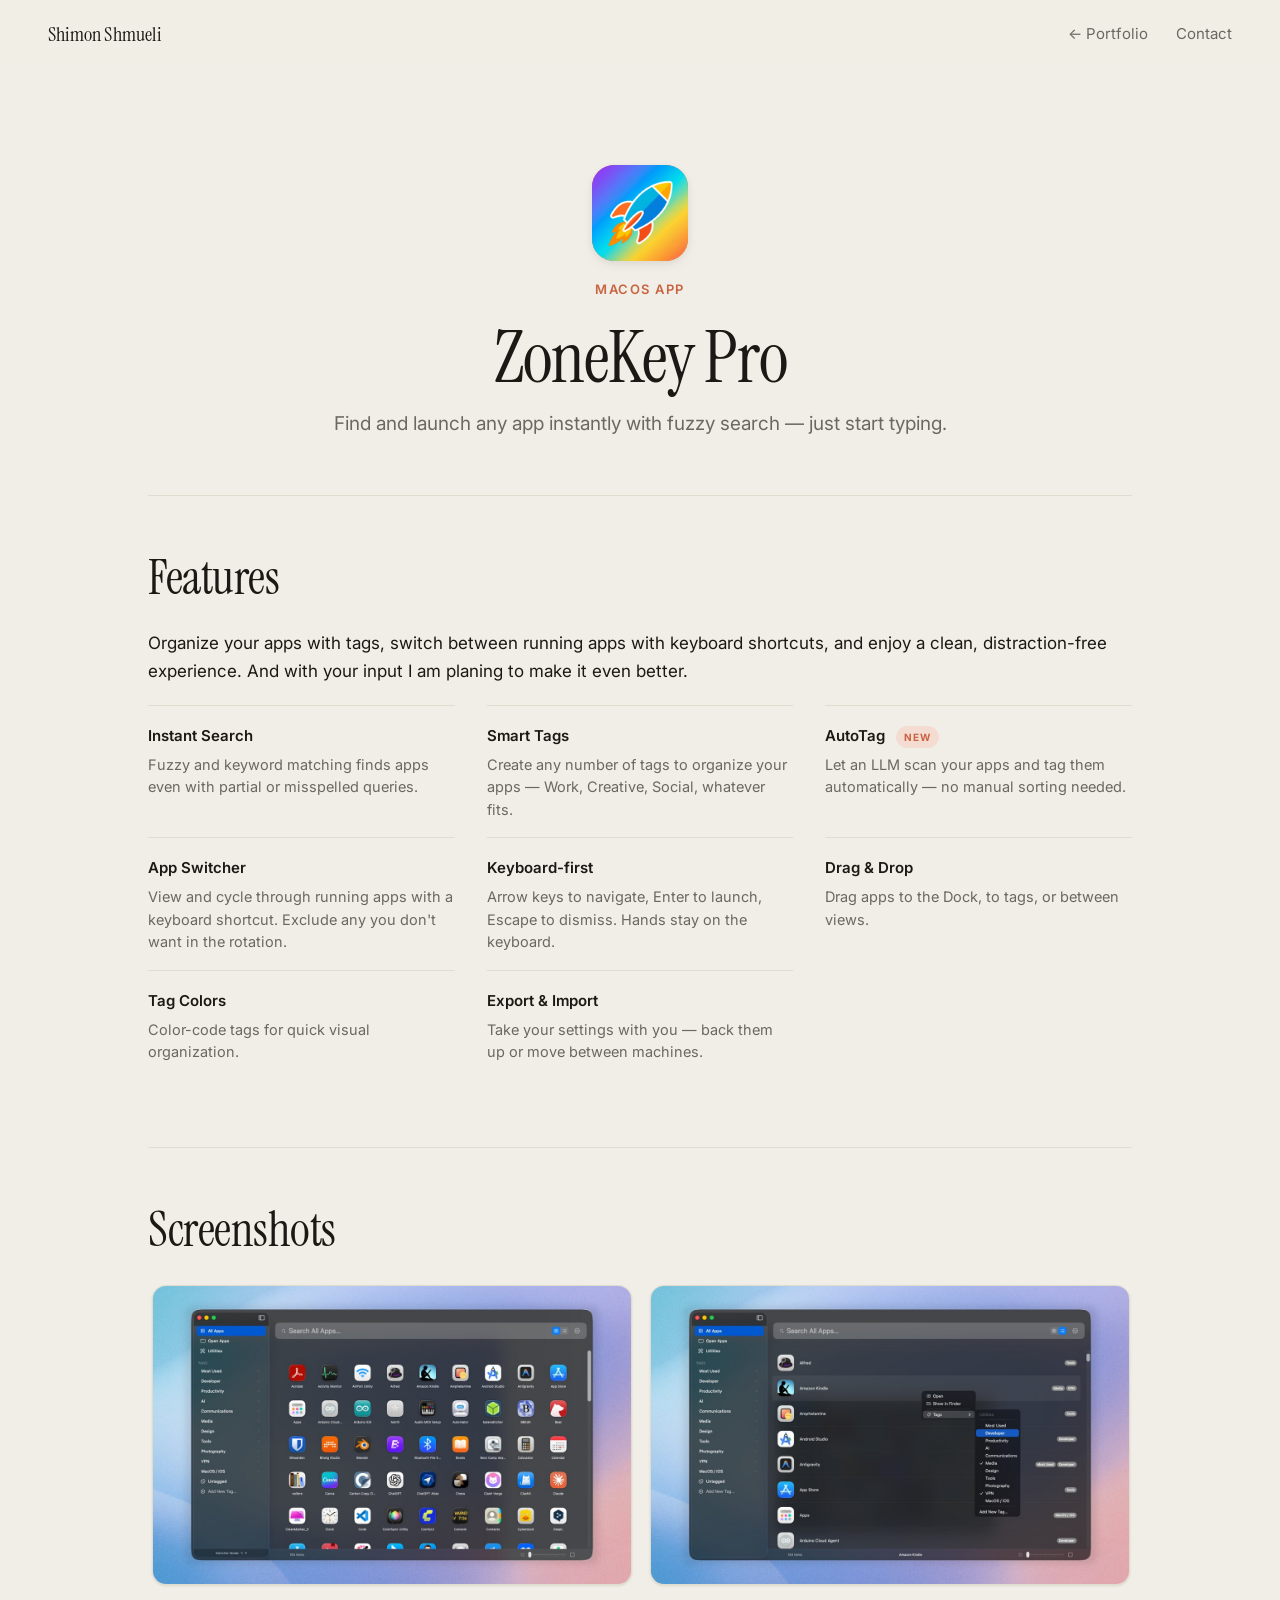
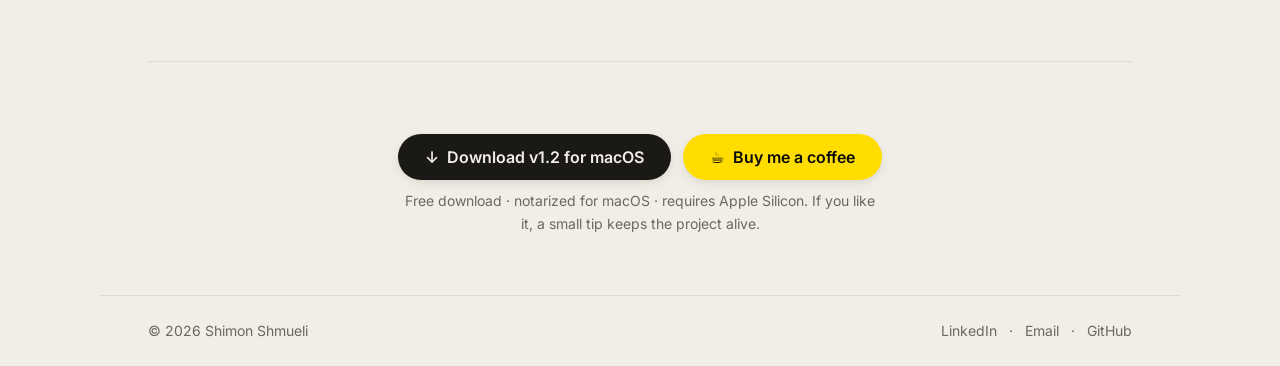
<file: zonekey/index.html>
<!-- © Shimon Shmueli -->
<!DOCTYPE html>
<html lang="en">
<head>
  <meta charset="UTF-8" />
  <meta name="viewport" content="width=device-width, initial-scale=1.0" />
  <title>ZoneKey Pro — Fast App Launcher for macOS</title>
  <meta name="description" content="ZoneKey Pro: find and launch any app instantly with fuzzy search. Organize with tags, switch between running apps, and stay on the keyboard. Free, notarized for macOS." />
  <meta name="theme-color" content="#F0EEE6" />
  <link rel="icon" type="image/png" sizes="32x32" href="../assets/favicon-32.png" />
  <link rel="icon" type="image/png" sizes="16x16" href="../assets/favicon-16.png" />
  <link rel="apple-touch-icon" href="../assets/apple-touch-icon.png" />
  <meta property="og:title" content="ZoneKey Pro — Fast App Launcher for macOS" />
  <meta property="og:description" content="Find and launch any app instantly with fuzzy search. Organize with tags, switch between running apps, and stay on the keyboard." />
  <meta property="og:type" content="website" />
  <meta property="og:url" content="https://shimonshmueli.github.io/zonekey/" />
  <meta property="og:image" content="https://shimonshmueli.github.io/assets/og-zonekey.jpg" />
  <meta property="og:image:width" content="1200" />
  <meta property="og:image:height" content="630" />
  <meta name="twitter:card" content="summary_large_image" />
  <meta name="twitter:title" content="ZoneKey Pro — Fast App Launcher for macOS" />
  <meta name="twitter:description" content="Find and launch any app instantly with fuzzy search." />
  <meta name="twitter:image" content="https://shimonshmueli.github.io/assets/og-zonekey.jpg" />
  <link rel="preconnect" href="https://fonts.googleapis.com">
  <link rel="preconnect" href="https://fonts.gstatic.com" crossorigin>
  <link href="https://fonts.googleapis.com/css2?family=Inter:wght@400;500;600;700&family=Instrument+Serif:ital@0;1&display=swap" rel="stylesheet">
  <link rel="stylesheet" href="../styles.css">
</head>
<body>
  <header class="site-header">
    <a href="../" class="brand">Shimon Shmueli</a>
    <nav class="site-nav">
      <a href="../">← Portfolio</a>
      <a href="#" data-open-email>Contact</a>
    </nav>
  </header>

  <main>
    <section class="zonekey-page-hero">
      <div class="app-icon zonekey-page-icon">
        <img src="../assets/zonekey/icon.png" alt="" onerror="this.style.display='none'; this.parentElement.classList.add('no-image');">
        <span class="app-icon-fallback">ZK</span>
      </div>
      <p class="eyebrow">macOS app</p>
      <h1 class="zonekey-page-title">ZoneKey Pro</h1>
      <p class="zonekey-page-tagline">Find and launch any app instantly with fuzzy search — just start typing.</p>
    </section>

    <section class="section">
      <div class="section-head">
        <h2 class="section-title">Features</h2>
      </div>
      <p class="zonekey-desc">
        Organize your apps with tags, switch between running apps with keyboard shortcuts, and enjoy a clean, distraction-free experience. And with your input I am planing to make it even better.
      </p>
      <ul class="features-grid">
        <li>
          <h4>Instant Search</h4>
          <p>Fuzzy and keyword matching finds apps even with partial or misspelled queries.</p>
        </li>
        <li>
          <h4>Smart Tags</h4>
          <p>Create any number of tags to organize your apps — Work, Creative, Social, whatever fits.</p>
        </li>
        <li>
          <h4>AutoTag <span class="new-badge">New</span></h4>
          <p>Let an LLM scan your apps and tag them automatically — no manual sorting needed.</p>
        </li>
        <li>
          <h4>App Switcher</h4>
          <p>View and cycle through running apps with a keyboard shortcut. Exclude any you don't want in the rotation.</p>
        </li>
        <li>
          <h4>Keyboard-first</h4>
          <p>Arrow keys to navigate, Enter to launch, Escape to dismiss. Hands stay on the keyboard.</p>
        </li>
        <li>
          <h4>Drag &amp; Drop</h4>
          <p>Drag apps to the Dock, to tags, or between views.</p>
        </li>
        <li>
          <h4>Tag Colors</h4>
          <p>Color-code tags for quick visual organization.</p>
        </li>
        <li>
          <h4>Export &amp; Import</h4>
          <p>Take your settings with you — back them up or move between machines.</p>
        </li>
      </ul>
    </section>

    <section class="section">
      <div class="section-head">
        <h2 class="section-title">Screenshots</h2>
      </div>
      <div class="screenshots" role="region" aria-label="ZoneKey Pro screenshots">
        <figure class="shot"><img src="../assets/zonekey/screenshot-1.jpg" alt="ZoneKey Pro screenshot 1" onerror="this.parentElement.classList.add('placeholder');"><figcaption>Drop screenshot-1.png</figcaption></figure>
        <figure class="shot"><img src="../assets/zonekey/screenshot-2.jpg" alt="ZoneKey Pro screenshot 2" onerror="this.parentElement.classList.add('placeholder');"><figcaption>Drop screenshot-2.png</figcaption></figure>
        <figure class="shot"><img src="../assets/zonekey/screenshot-3.jpg" alt="ZoneKey Pro screenshot 3" onerror="this.parentElement.classList.add('placeholder');"><figcaption>Drop screenshot-3.png</figcaption></figure>
        <figure class="shot"><img src="../assets/zonekey/screenshot-4.jpg" alt="ZoneKey Pro screenshot 4" onerror="this.parentElement.classList.add('placeholder');"><figcaption>Drop screenshot-4.png</figcaption></figure>
        <figure class="shot"><img src="../assets/zonekey/screenshot-5.jpg" alt="ZoneKey Pro screenshot 5" onerror="this.parentElement.classList.add('placeholder');"><figcaption>Drop screenshot-5.png</figcaption></figure>
        <figure class="shot"><img src="../assets/zonekey/screenshot-6.jpg" alt="ZoneKey Pro screenshot 6" onerror="this.parentElement.classList.add('placeholder');"><figcaption>Drop screenshot-6.png</figcaption></figure>
      </div>
    </section>

    <section class="section">
      <div class="zonekey-cta">
        <div class="zonekey-cta-buttons">
          <a href="https://github.com/shimonshmueli/satus/releases/download/v1.2/ZoneKey_Pro_v1.2_b9.dmg" class="btn btn-download">
            <span aria-hidden="true">↓</span> Download v1.2 for macOS
          </a>
          <a href="https://buymeacoffee.com/shimonshmueli" target="_blank" rel="noopener" class="btn btn-coffee">
            <span aria-hidden="true">☕</span> Buy me a coffee
          </a>
        </div>
        <p class="cta-note">Free download · notarized for macOS · requires Apple Silicon. If you like it, a small tip keeps the project alive.</p>
      </div>
    </section>
  </main>

  <footer class="site-footer">
    <p>© <span id="year"></span> Shimon Shmueli</p>
    <p class="footer-links">
      <a href="https://www.linkedin.com/in/shimonshmueli/" target="_blank" rel="noopener">LinkedIn</a>
      <span aria-hidden="true">·</span>
      <a href="#" data-open-email>Email</a>
      <span aria-hidden="true">·</span>
      <a href="https://github.com/shimonshmueli" target="_blank" rel="noopener">GitHub</a>
    </p>
  </footer>

  <div class="lightbox" id="lightbox" aria-hidden="true" role="dialog" aria-label="Screenshot viewer">
    <button type="button" class="lightbox-close" data-lightbox-close aria-label="Close">×</button>
    <button type="button" class="lightbox-prev" data-lightbox-prev aria-label="Previous">‹</button>
    <button type="button" class="lightbox-next" data-lightbox-next aria-label="Next">›</button>
    <img class="lightbox-img" alt="">
    <div class="lightbox-counter" aria-hidden="true"></div>
  </div>

  <div class="modal" id="email-modal" aria-hidden="true">
    <div class="modal-backdrop" data-close></div>
    <div class="modal-panel" role="dialog" aria-modal="true" aria-labelledby="email-modal-title">
      <button type="button" class="modal-close" data-close aria-label="Close">×</button>
      <h3 id="email-modal-title">Send me a message</h3>
      <p class="modal-sub">I'll get back to you at the email you provide.</p>
      <form id="email-form" novalidate>
        <input type="hidden" name="access_key" value="10fc73ac-4e58-4cb1-9fbd-46b73f50e6c3">
        <input type="hidden" name="from_name" value="shimonshmueli.github.io/zonekey">
        <input type="hidden" name="subject" value="New message from your website">
        <input type="checkbox" name="botcheck" class="hp" tabindex="-1" autocomplete="off">

        <label class="field">
          <span>Your name</span>
          <input type="text" name="name" required autocomplete="name">
        </label>
        <label class="field">
          <span>Your email</span>
          <input type="email" name="email" required autocomplete="email">
        </label>
        <label class="field">
          <span>Message</span>
          <textarea name="message" rows="5" required></textarea>
        </label>
        <div class="form-actions">
          <button type="button" class="btn btn-secondary" data-close>Cancel</button>
          <button type="submit" class="btn btn-primary">Send</button>
        </div>
        <p class="form-status" aria-live="polite"></p>
      </form>
    </div>
  </div>

  <script src="../script.js"></script>
</body>
</html>
</file>
<file: styles.css>
/* © Shimon Shmueli */

:root {
  --bg: #F0EEE6;
  --surface: #FAF9F5;
  --surface-2: #EDEAE0;
  --border: #E0DCCF;
  --border-strong: #C9C3B0;
  --text: #1A1915;
  --text-muted: #6B6862;
  --accent: #C96442;
  --accent-hover: #B5573A;
  --accent-soft: #F4DCD2;
  --coffee: #FFDD00;
  --coffee-text: #0A0A0A;

  --radius: 14px;
  --radius-lg: 22px;
  --shadow-sm: 0 1px 2px rgba(26, 25, 21, 0.04), 0 1px 3px rgba(26, 25, 21, 0.06);
  --shadow-md: 0 4px 12px rgba(26, 25, 21, 0.06), 0 2px 6px rgba(26, 25, 21, 0.04);
  --shadow-lg: 0 12px 32px rgba(26, 25, 21, 0.10), 0 4px 12px rgba(26, 25, 21, 0.06);

  --font-serif: 'Instrument Serif', Georgia, 'Times New Roman', serif;
  --font-sans: 'Inter', -apple-system, BlinkMacSystemFont, 'Segoe UI', system-ui, sans-serif;

  --max-w: 1080px;
  --gutter: clamp(20px, 4vw, 48px);
}

* { box-sizing: border-box; }

html { scroll-behavior: smooth; -webkit-text-size-adjust: 100%; }

body {
  margin: 0;
  background: var(--bg);
  color: var(--text);
  font-family: var(--font-sans);
  font-size: 17px;
  line-height: 1.6;
  -webkit-font-smoothing: antialiased;
  -moz-osx-font-smoothing: grayscale;
}

img { display: block; max-width: 100%; height: auto; }

a { color: inherit; text-decoration: none; }
a:focus-visible, button:focus-visible { outline: 2px solid var(--accent); outline-offset: 3px; border-radius: 6px; }

/* ---------- Header ---------- */
.site-header {
  position: sticky;
  top: 0;
  z-index: 50;
  display: flex;
  justify-content: space-between;
  align-items: center;
  padding: 18px var(--gutter);
  background: rgba(240, 238, 230, 0.85);
  backdrop-filter: saturate(180%) blur(12px);
  -webkit-backdrop-filter: saturate(180%) blur(12px);
  border-bottom: 1px solid transparent;
  transition: border-color 0.2s ease;
}
.site-header.is-scrolled { border-bottom-color: var(--border); }

.brand {
  font-family: var(--font-serif);
  font-size: 20px;
  letter-spacing: 0.2px;
}
.site-nav { display: flex; gap: 28px; font-size: 15px; color: var(--text-muted); }
.site-nav a { transition: color 0.15s ease; }
.site-nav a:hover { color: var(--text); }

@media (max-width: 540px) {
  .site-nav { gap: 18px; font-size: 14px; }
  .brand { font-size: 18px; }
}

/* ---------- Layout ---------- */
main { max-width: var(--max-w); margin: 0 auto; padding: 0 var(--gutter); }

.section {
  padding: clamp(32px, 5vw, 56px) 0;
  border-top: 1px solid var(--border);
}

.section-head { margin-bottom: 24px; max-width: 640px; }
.section-title {
  font-family: var(--font-serif);
  font-weight: 400;
  font-size: clamp(34px, 5vw, 48px);
  line-height: 1.1;
  margin: 0 0 12px;
  letter-spacing: -0.01em;
}
.section-lead {
  margin: 0;
  font-size: 17px;
  color: var(--text-muted);
}

/* ---------- Hero ---------- */
.hero {
  padding: clamp(40px, 7vw, 80px) 0 clamp(28px, 5vw, 52px);
  display: flex;
  flex-direction: column;
  align-items: center;
  text-align: center;
  gap: 14px;
}

.profile-avatar {
  width: 132px;
  height: 132px;
  border-radius: 50%;
  background: var(--surface);
  border: 1px solid var(--border);
  overflow: hidden;
  position: relative;
  display: flex;
  align-items: center;
  justify-content: center;
  box-shadow: var(--shadow-md);
}
.profile-avatar img { width: 100%; height: 100%; object-fit: cover; }
.profile-avatar .initials {
  font-family: var(--font-serif);
  font-size: 52px;
  color: var(--text-muted);
  letter-spacing: 1px;
  display: none;
}
.profile-avatar.no-image .initials { display: block; }

.hero-name {
  font-family: var(--font-serif);
  font-weight: 400;
  font-size: clamp(44px, 7vw, 72px);
  line-height: 1.05;
  letter-spacing: -0.02em;
  margin: 0;
}
.hero-bio {
  max-width: 560px;
  font-size: clamp(17px, 1.6vw, 19px);
  color: var(--text-muted);
  margin: 0;
  line-height: 1.55;
}

.hero-actions {
  display: flex;
  gap: 12px;
  margin-top: 12px;
  flex-wrap: wrap;
  justify-content: center;
}

/* ---------- Buttons ---------- */
.btn {
  display: inline-flex;
  align-items: center;
  gap: 8px;
  padding: 11px 20px;
  border-radius: 999px;
  font-family: var(--font-sans);
  font-size: 15px;
  font-weight: 500;
  border: 1px solid transparent;
  cursor: pointer;
  transition: background 0.15s ease, border-color 0.15s ease, color 0.15s ease, transform 0.1s ease;
  text-decoration: none;
  line-height: 1;
}
.btn:active { transform: translateY(1px); }

.btn-primary {
  background: var(--text);
  color: var(--bg);
}
.btn-primary:hover { background: #2c2a25; }

.btn-secondary {
  background: transparent;
  color: var(--text);
  border-color: var(--border-strong);
}
.btn-secondary:hover { background: var(--surface); border-color: var(--text); }

.btn-coffee {
  background: var(--coffee);
  color: var(--coffee-text);
  font-weight: 600;
  padding: 14px 26px;
  font-size: 16px;
  box-shadow: var(--shadow-md);
}
.btn-coffee:hover { background: #FFE633; }

.arrow { font-size: 0.9em; transition: transform 0.15s ease; display: inline-block; }
.btn:hover .arrow,
.project-card:hover .arrow { transform: translate(2px, -2px); }

/* ---------- Projects ---------- */
.projects-grid {
  display: grid;
  grid-template-columns: repeat(auto-fill, minmax(300px, 1fr));
  gap: 24px;
}

.project-card {
  display: flex;
  flex-direction: column;
  background: var(--surface);
  border: 1px solid var(--border);
  border-radius: var(--radius-lg);
  overflow: hidden;
  transition: transform 0.18s ease, box-shadow 0.18s ease, border-color 0.18s ease;
}
.project-card:hover {
  transform: translateY(-3px);
  box-shadow: var(--shadow-lg);
  border-color: var(--border-strong);
}

.project-shot {
  aspect-ratio: 16 / 10;
  background: var(--surface-2);
  overflow: hidden;
  position: relative;
}
.project-shot img {
  width: 100%;
  height: 100%;
  object-fit: cover;
  object-position: top;
  transition: transform 0.4s ease;
}
.project-card:hover .project-shot img { transform: scale(1.02); }

.project-meta { padding: 22px 24px 24px; display: flex; flex-direction: column; gap: 8px; flex: 1; }
.project-meta h3 {
  font-family: var(--font-serif);
  font-weight: 400;
  font-size: 24px;
  margin: 0;
  letter-spacing: -0.01em;
}
.project-meta p { margin: 0; color: var(--text-muted); font-size: 15px; line-height: 1.55; flex: 1; }
.project-link {
  margin-top: 10px;
  font-size: 14px;
  color: var(--accent);
  font-weight: 500;
}

/* ---------- ZoneKey ---------- */
.section-zonekey {
  /* slightly distinct background panel */
  background: linear-gradient(180deg, transparent 0%, var(--surface) 8%, var(--surface) 92%, transparent 100%);
  margin: 0 calc(var(--gutter) * -1);
  padding-left: var(--gutter);
  padding-right: var(--gutter);
  border-radius: 0;
}

/* Dedicated /zonekey/ page hero */
.zonekey-page-hero {
  padding: clamp(48px, 8vw, 96px) 0 clamp(32px, 5vw, 56px);
  display: flex;
  flex-direction: column;
  align-items: center;
  text-align: center;
  gap: 14px;
}
.zonekey-page-icon {
  width: 128px;
  height: 128px;
  border-radius: 28px;
  margin-bottom: 4px;
}
.zonekey-page-icon .app-icon-fallback { font-size: 56px; }
.zonekey-page-title {
  font-family: var(--font-serif);
  font-weight: 400;
  font-size: clamp(44px, 7vw, 72px);
  line-height: 1.05;
  letter-spacing: -0.02em;
  margin: 0;
}
.zonekey-page-tagline {
  font-size: clamp(15px, 1.6vw, 19px);
  color: var(--text-muted);
  margin: 0;
  line-height: 1.55;
  white-space: nowrap;
}
@media (max-width: 720px) {
  .zonekey-page-tagline { white-space: normal; font-size: 16px; }
}
.zonekey-page-buttons { margin-top: 14px; }
.zonekey-page-hero .cta-note { margin-top: -2px; }

.zonekey-header {
  display: flex;
  gap: 28px;
  align-items: center;
  margin-bottom: 16px;
  flex-wrap: wrap;
}

.app-icon {
  width: 96px;
  height: 96px;
  border-radius: 22px;
  background: linear-gradient(135deg, var(--accent) 0%, #E58067 100%);
  display: flex;
  align-items: center;
  justify-content: center;
  box-shadow: var(--shadow-md);
  flex-shrink: 0;
  position: relative;
  overflow: hidden;
}
.app-icon img { width: 100%; height: 100%; object-fit: cover; }
.app-icon-fallback {
  font-family: var(--font-serif);
  font-size: 42px;
  color: white;
  font-weight: 400;
  letter-spacing: 1px;
  display: none;
}
.app-icon.no-image .app-icon-fallback { display: block; }

.zonekey-titles { flex: 1; min-width: 240px; }
.eyebrow {
  font-size: 13px;
  text-transform: uppercase;
  letter-spacing: 0.12em;
  color: var(--accent);
  margin: 0 0 6px;
  font-weight: 600;
}
.zonekey-titles h2 {
  font-family: var(--font-serif);
  font-weight: 400;
  font-size: clamp(36px, 5vw, 52px);
  line-height: 1.05;
  margin: 0 0 10px;
  letter-spacing: -0.015em;
}
.zonekey-tagline {
  font-size: 18px;
  color: var(--text-muted);
  margin: 0;
}

.zonekey-desc {
  margin: 0 0 20px;
  font-size: 17px;
  color: var(--text);
  line-height: 1.65;
}

.features-grid {
  list-style: none;
  margin: 0 0 28px;
  padding: 0;
  display: grid;
  grid-template-columns: repeat(auto-fill, minmax(240px, 1fr));
  gap: 16px 32px;
}
.features-grid li {
  border-top: 1px solid var(--border);
  padding-top: 18px;
}
.features-grid h4 {
  font-family: var(--font-sans);
  font-size: 15px;
  font-weight: 600;
  margin: 0 0 6px;
  color: var(--text);
}
.features-grid p {
  margin: 0;
  font-size: 14.5px;
  color: var(--text-muted);
  line-height: 1.55;
}

/* Screenshots gallery */
.screenshots-wrap { margin-bottom: 24px; }
.screenshots-label {
  font-size: 13px;
  text-transform: uppercase;
  letter-spacing: 0.12em;
  color: var(--text-muted);
  margin: 0 0 16px;
  font-weight: 600;
}
.screenshots {
  display: flex;
  gap: 18px;
  overflow-x: auto;
  scroll-snap-type: x mandatory;
  scroll-padding-left: 4px;
  padding: 4px 4px 20px;
  scrollbar-width: thin;
  scrollbar-color: var(--border-strong) transparent;
}
.screenshots::-webkit-scrollbar { height: 8px; }
.screenshots::-webkit-scrollbar-thumb { background: var(--border-strong); border-radius: 4px; }
.screenshots::-webkit-scrollbar-track { background: transparent; }

.shot {
  margin: 0;
  flex: 0 0 auto;
  width: min(78vw, 480px);
  aspect-ratio: 16 / 10;
  background: var(--bg);
  border: 1px solid var(--border);
  border-radius: var(--radius);
  overflow: hidden;
  scroll-snap-align: start;
  position: relative;
  box-shadow: var(--shadow-sm);
  cursor: pointer;
  transition: transform 0.18s ease, box-shadow 0.18s ease;
}
.shot:not(.placeholder):hover { transform: translateY(-2px); box-shadow: var(--shadow-md); }
.shot.placeholder { cursor: default; }
.shot img { width: 100%; height: 100%; object-fit: cover; cursor: inherit; }
.shot figcaption {
  position: absolute;
  inset: 0;
  display: flex;
  align-items: center;
  justify-content: center;
  color: var(--text-muted);
  font-size: 13px;
  font-family: 'SF Mono', Menlo, monospace;
  background: var(--surface-2);
  opacity: 0;
  pointer-events: none;
}
.shot.placeholder figcaption { opacity: 1; }
.shot.placeholder img { display: none; }

.zonekey-cta {
  display: flex;
  flex-direction: column;
  align-items: center;
  gap: 10px;
  padding: 16px 0 4px;
  text-align: center;
}
.zonekey-cta-buttons {
  display: flex;
  gap: 12px;
  flex-wrap: wrap;
  justify-content: center;
}
.btn-download {
  background: var(--text);
  color: var(--bg);
  padding: 14px 26px;
  font-size: 16px;
  font-weight: 600;
  box-shadow: var(--shadow-md);
}
.btn-download:hover { background: #2c2a25; }
.cta-note { color: var(--text-muted); font-size: 14px; margin: 0; max-width: 480px; }

/* ---------- Footer ---------- */
.site-footer {
  border-top: 1px solid var(--border);
  padding: 24px var(--gutter);
  display: flex;
  justify-content: space-between;
  align-items: center;
  flex-wrap: wrap;
  gap: 12px;
  color: var(--text-muted);
  font-size: 14px;
  max-width: var(--max-w);
  margin: 0 auto;
}
.site-footer p { margin: 0; }
.footer-links { display: flex; gap: 12px; align-items: center; }
.footer-links a:hover { color: var(--text); }

/* ---------- Modal ---------- */
.modal {
  position: fixed;
  inset: 0;
  z-index: 100;
  display: flex;
  align-items: center;
  justify-content: center;
  padding: 24px;
  opacity: 0;
  visibility: hidden;
  transition: opacity 0.2s ease, visibility 0.2s ease;
}
.modal.is-open { opacity: 1; visibility: visible; }

.modal-backdrop {
  position: absolute;
  inset: 0;
  background: rgba(20, 19, 16, 0.45);
  backdrop-filter: blur(4px);
  -webkit-backdrop-filter: blur(4px);
}

.modal-panel {
  position: relative;
  background: var(--surface);
  border: 1px solid var(--border);
  border-radius: var(--radius-lg);
  padding: 36px 32px 28px;
  width: 100%;
  max-width: 480px;
  box-shadow: var(--shadow-lg);
  transform: translateY(8px) scale(0.99);
  transition: transform 0.22s cubic-bezier(0.2, 0.8, 0.2, 1);
}
.modal.is-open .modal-panel { transform: translateY(0) scale(1); }

.modal-close {
  position: absolute;
  top: 12px;
  right: 14px;
  width: 32px;
  height: 32px;
  border-radius: 50%;
  border: none;
  background: transparent;
  color: var(--text-muted);
  font-size: 22px;
  cursor: pointer;
  display: flex;
  align-items: center;
  justify-content: center;
  transition: background 0.15s ease, color 0.15s ease;
}
.modal-close:hover { background: var(--surface-2); color: var(--text); }

.modal-panel h3 {
  font-family: var(--font-serif);
  font-weight: 400;
  font-size: 28px;
  letter-spacing: -0.01em;
  margin: 0 0 6px;
}
.modal-sub { color: var(--text-muted); font-size: 14.5px; margin: 0 0 22px; }

.field { display: block; margin-bottom: 16px; }
.field span {
  display: block;
  font-size: 13px;
  font-weight: 500;
  color: var(--text-muted);
  margin-bottom: 6px;
}
.field input,
.field textarea {
  width: 100%;
  padding: 11px 14px;
  border: 1px solid var(--border-strong);
  border-radius: 10px;
  background: var(--bg);
  color: var(--text);
  font-family: var(--font-sans);
  font-size: 15px;
  line-height: 1.5;
  transition: border-color 0.15s ease, box-shadow 0.15s ease;
}
.field input:focus,
.field textarea:focus {
  outline: none;
  border-color: var(--accent);
  box-shadow: 0 0 0 3px var(--accent-soft);
}
.field textarea { resize: vertical; min-height: 110px; }

.hp { position: absolute; left: -9999px; opacity: 0; pointer-events: none; }

.form-actions {
  display: flex;
  justify-content: flex-end;
  gap: 10px;
  margin-top: 18px;
}

.form-status { margin: 14px 0 0; font-size: 14px; min-height: 20px; }
.form-status.is-pending { color: var(--text-muted); }
.form-status.is-success { color: #2D7A4F; }
.form-status.is-error { color: #B23A3A; }

/* ---------- Lightbox ---------- */
.lightbox {
  position: fixed;
  inset: 0;
  z-index: 200;
  background: rgba(15, 14, 11, 0.92);
  backdrop-filter: blur(8px);
  -webkit-backdrop-filter: blur(8px);
  display: flex;
  align-items: center;
  justify-content: center;
  padding: 5vh 6vw;
  opacity: 0;
  visibility: hidden;
  transition: opacity 0.2s ease, visibility 0.2s ease;
}
.lightbox.is-open { opacity: 1; visibility: visible; }

.lightbox-img {
  max-width: 100%;
  max-height: 100%;
  object-fit: contain;
  border-radius: 12px;
  box-shadow: 0 30px 80px rgba(0, 0, 0, 0.5);
  transform: scale(0.96);
  transition: transform 0.25s cubic-bezier(0.2, 0.8, 0.2, 1);
}
.lightbox.is-open .lightbox-img { transform: scale(1); }

.lightbox-close,
.lightbox-prev,
.lightbox-next {
  position: absolute;
  background: rgba(255, 255, 255, 0.08);
  border: 1px solid rgba(255, 255, 255, 0.18);
  color: white;
  cursor: pointer;
  width: 44px;
  height: 44px;
  border-radius: 50%;
  display: flex;
  align-items: center;
  justify-content: center;
  font-size: 22px;
  font-family: var(--font-sans);
  line-height: 1;
  padding: 0;
  transition: background 0.15s ease, border-color 0.15s ease;
}
.lightbox-close:hover,
.lightbox-prev:hover,
.lightbox-next:hover {
  background: rgba(255, 255, 255, 0.18);
  border-color: rgba(255, 255, 255, 0.3);
}
.lightbox-close { top: 20px; right: 20px; font-size: 26px; }
.lightbox-prev { left: 20px; top: 50%; transform: translateY(-50%); }
.lightbox-next { right: 20px; top: 50%; transform: translateY(-50%); }

.lightbox-counter {
  position: absolute;
  bottom: 20px;
  left: 50%;
  transform: translateX(-50%);
  color: rgba(255, 255, 255, 0.7);
  font-size: 13px;
  letter-spacing: 0.05em;
  font-family: var(--font-sans);
}

@media (max-width: 640px) {
  .lightbox { padding: 8vh 12px; }
  .lightbox-prev,
  .lightbox-next { width: 38px; height: 38px; font-size: 20px; }
  .lightbox-prev { left: 8px; }
  .lightbox-next { right: 8px; }
  .lightbox-close { top: 12px; right: 12px; }
}

/* ---------- New badge ---------- */
.new-badge {
  display: inline-block;
  font-family: var(--font-sans);
  font-size: 10px;
  font-weight: 700;
  letter-spacing: 0.08em;
  text-transform: uppercase;
  color: var(--accent);
  background: var(--accent-soft);
  border: 1px solid var(--accent-soft);
  border-radius: 999px;
  padding: 2px 7px;
  vertical-align: middle;
  margin-left: 7px;
  line-height: 1.6;
}

/* ---------- Reduced motion ---------- */
@media (prefers-reduced-motion: reduce) {
  * { transition: none !important; animation: none !important; }
  html { scroll-behavior: auto; }
}

/* ---------- Mobile fine-tuning ---------- */
@media (max-width: 640px) {
  body { font-size: 16px; }
  .hero { padding-top: 60px; }
  .profile-avatar { width: 108px; height: 108px; }
  .profile-avatar .initials { font-size: 42px; }
  .modal-panel { padding: 30px 22px 22px; }
  .form-actions { flex-direction: column-reverse; }
  .form-actions .btn { width: 100%; justify-content: center; }
}
</file>
